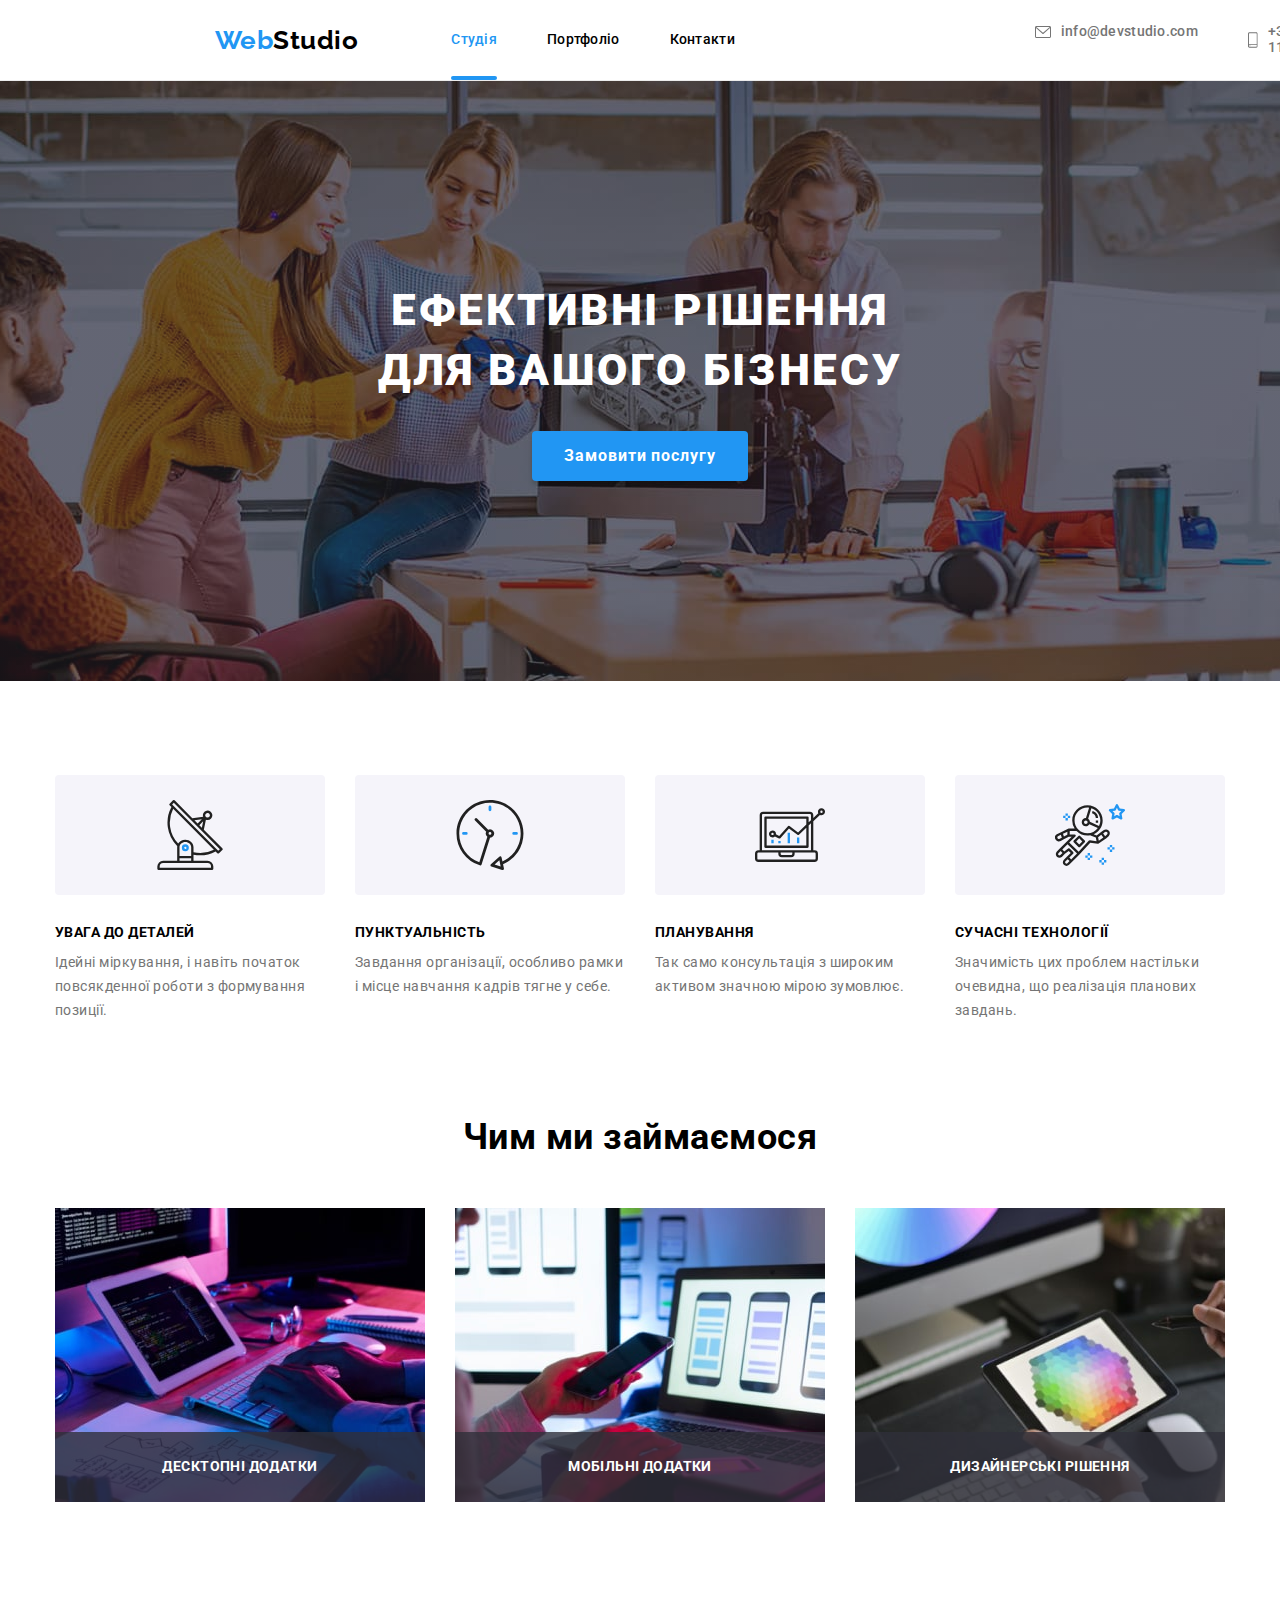
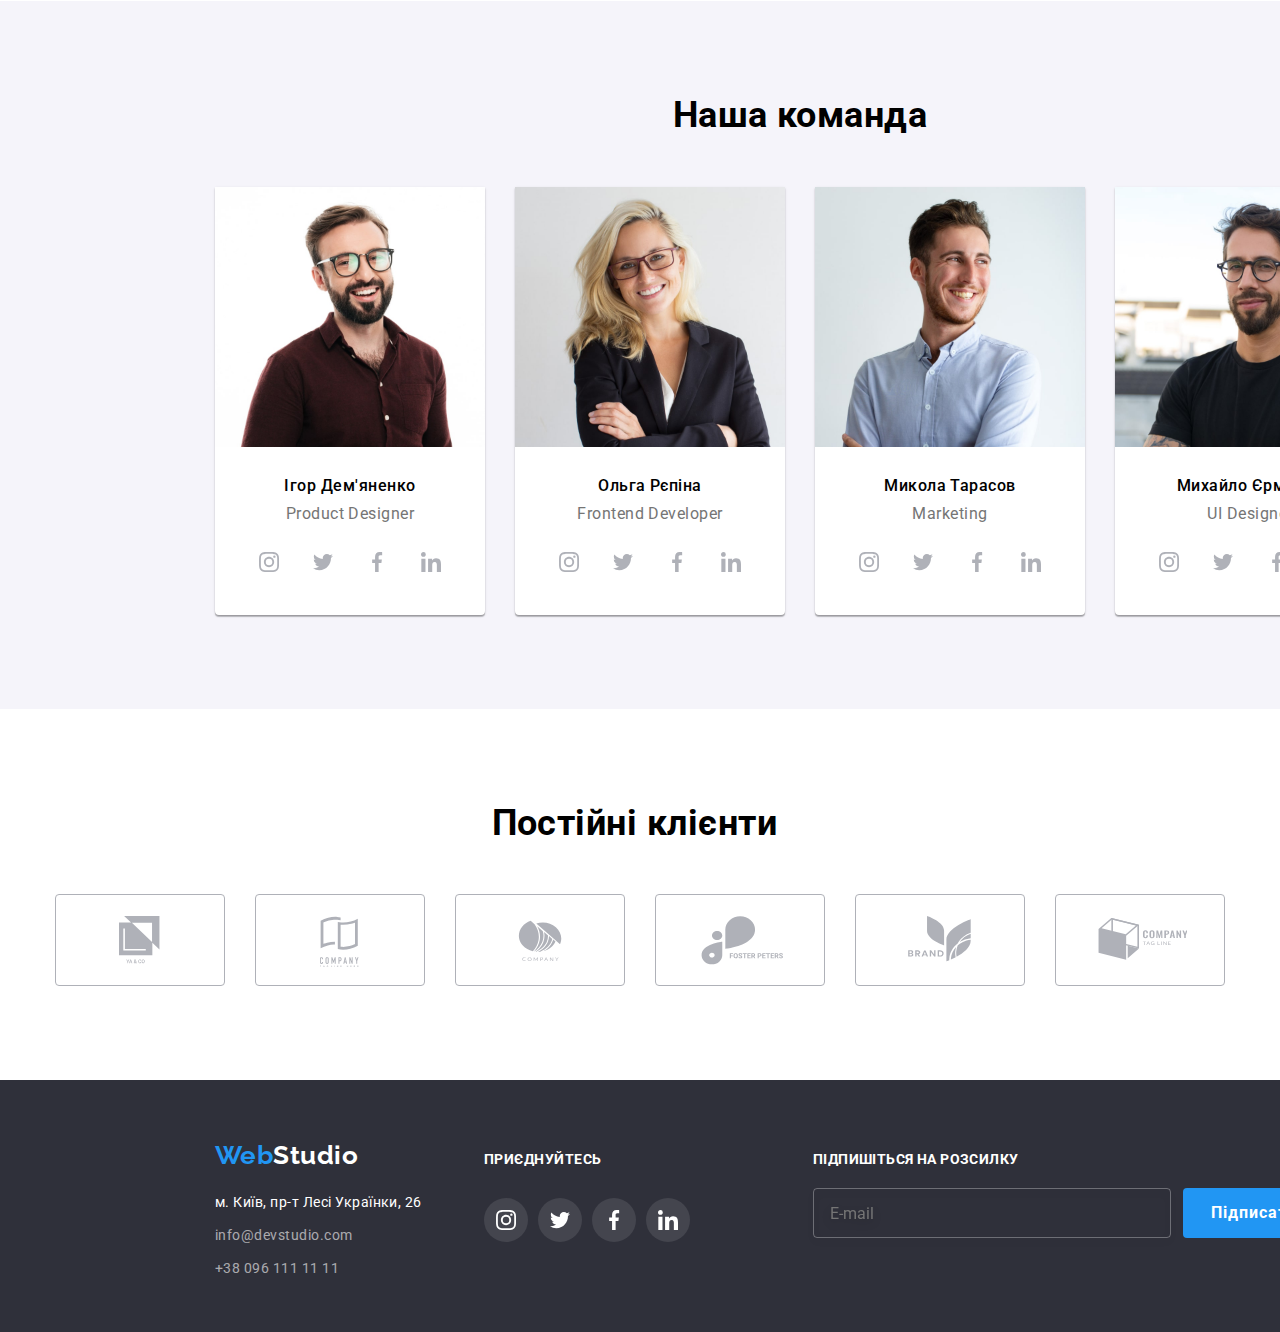
<file: index.html>
<!DOCTYPE html>
<html lang="uk">
<head>
    <meta charset="UTF-8">
    <meta http-equiv="X-UA-Compatible" content="IE=edge">
    <meta name="viewport" content="width=device-width, initial-scale=1.0">
    <title>WebStudio</title>
    <link rel="preconnect" href="https://fonts.googleapis.com">
    <link rel="preconnect" href="https://fonts.gstatic.com" crossorigin>
    <link href="https://fonts.googleapis.com/css2?family=Raleway:wght@700&family=Roboto:wght@400;500;700;900&display=swap" rel="stylesheet">
    <link rel="stylesheet" href="https://cdnjs.cloudflare.com/ajax/libs/modern-normalize/1.1.0/modern-normalize.min.css">
    <link rel="stylesheet" href="./css/styles.css">
</head>
<body>
    <header class="header">
        <div class="container main-nav">
        <a href="./index.html" class="logo-text"><span class="logo">Web</span>Studio</a>
        <nav class="header-nav">
            <ul class="site-nav marker">
                <li class="item"><a href="" class="link current">Студія</a></li>
                <li class="item"><a href="./portfolio.html" class="link">Портфоліо</a></li>
                <li class="item"><a href="" class="link">Контакти</a></li>
            </ul>    
        </nav>
        <ul class="contacts marker">
            <li class="item"><a href="mailto:info@devstudio.com" class="contact-list">
                <svg class="contacts-icon envelope" width="16" height="12">
                    <use href="./img/icons.svg#icon-envelope"></use>
                </svg>
                info@devstudio.com</a>
            </li>
            <li class="item"><a href="tel:+380961111111" class="contact-list">
                <svg class="contacts-icon smartphone" width="10" height="16">
                    <use href="./img/icons.svg#icon-smartphone"></use>
                </svg>+38 096 111 11 11</a></li>
        </ul>
        </div>      
    </header>
    <main>
        <!-- Hero -->
        <section class="hero">
            <div class="container">
            <h1 class="hero-title">Ефективні рішення для вашого бізнесу</h1>
            <button type="button" class="hero-btn" data-modal-open>Замовити послугу</button>
            </div>
        </section>
        
        <!-- Особливості -->
        <div class="container">
            <section class="features-section">
                 
            <h2 hidden>Особливості</h2>
            <ul class="features marker">
                
                <li>
                    <div class="features-svg">
                    <svg width="70" height="70">
                        <use href="./img/icons.svg#icon-antenna"></use>
                    </svg>
                    </div>
                    <h3 class="features-title">УВАГА ДО ДЕТАЛЕЙ</h3>
                    <p class="features-text">Ідейні міркування, і навіть початок повсякденної роботи з формування позиції.</p>
                </li>
                
                
                <li>
                    <div class="features-svg">
                        <svg width="70" height="70">
                            <use href="./img/icons.svg#icon-clock"></use>
                        </svg>
                    </div>
                    <h3 class="features-title">ПУНКТУАЛЬНІСТЬ</h3>
                    <p class="features-text">Завдання організації, особливо рамки і місце навчання кадрів тягне у себе.</p>
                </li>
                
               
                <li>
                    <div class="features-svg">
                        <svg width="70" height="70">
                            <use href="./img/icons.svg#icon-diagram"></use>
                        </svg>
                    </div>
                    <h3 class="features-title">ПЛАНУВАННЯ</h3>
                    <p class="features-text">Так само консультація з широким активом значною мірою зумовлює.</p>
                </li>
                
                
                <li>
                    <div class="features-svg">
                        <svg width="70" height="70">
                            <use href="./img/icons.svg#icon-astronaut"></use>
                        </svg>
                    </div>
                    <h3 class="features-title">СУЧАСНІ ТЕХНОЛОГІЇ</h3>
                    <p class="features-text">Значимість цих проблем настільки очевидна, що реалізація планових завдань.</p>
                </li>
             
            </ul>
            </section>
        </div>
        
        <!-- Чим ми займаємось -->
        <section>
            <div class="container">
            <h2 class="activity-title">Чим ми займаємося</h2>
            <ul class="activity marker">
                <li>
                    <div class="work-thumb">
                        <a href=""><img src="./img/box_1.jpg" alt="людина друкує на клавіатурі" width="370"></a>
                        <p class="work-text">Десктопні додатки</p>
                    </div>
                </li>
                <li>
                    <div class="work-thumb">
                        <a href=""><img src="./img/box_2.jpg" alt="телефон і ноутбук" width="370"></a>
                        <p class="work-text">Мобільні додатки</p>
                    </div>
                </li>
                <li>
                    <div class="work-thumb">
                        <a href=""><img src="./img/box_3.jpg" alt="малювання на планшеті" width="370"></a>
                        <p class="work-text">Дизайнерські рішення</p>
                    </div>
                </li>
            </ul>
            </div>
        </section>
        <!-- Наша команда -->
        <section class="team-section">
            <div class="team-box container">
            <h2 class="team-title">Наша команда</h2>
            <ul class="team marker">
                <li class="team-list">
                    <img src="./img/img_1.jpg" alt="чоловік в окулярах" width="270">
                    <h3 class="team-name">Ігор Дем'яненко</h3>
                    <p class="team-role">Product Designer</p>
                    <ul class="team-soc-list marker">
                        <li class="team-soc-items">
                            <a href="#" class="team-soc-link">
                                <svg class="team-soc-icons" width="20" height="20">
                                    <use href="./img/icons.svg#icon-instagram"></use>
                                </svg>
                            </a>
                        </li>
                        <li class="team-soc-items">
                            <a href="#" class="team-soc-link">
                                <svg class="team-soc-icons" width="20" height="20">
                                    <use href="./img/icons.svg#icon-twitter"></use>
                                </svg>
                            </a>
                        </li>
                        <li class="team-soc-items">
                            <a href="#" class="team-soc-link">
                                <svg class="team-soc-icons" width="20" height="20">
                                    <use href="./img/icons.svg#icon-facebook"></use>
                                </svg>
                            </a>
                        </li>
                        <li class="team-soc-items">
                            <a href="#" class="team-soc-link">
                                <svg class="team-soc-icons" width="20" height="20">
                                    <use href="./img/icons.svg#icon-linkedin"></use>
                                </svg>
                            </a>
                        </li>
                    </ul>
                </li>
                <li class="team-list">
                    <img src="./img/img_2.jpg" alt="жінка в костюмі" width="270">
                    <h3 class="team-name">Ольга Рєпіна</h3>
                    <p class="team-role">Frontend Developer</p>
                    <ul class="team-soc-list marker">
                        <li class="team-soc-items">
                            <a href="#" class="team-soc-link">
                                <svg class="team-soc-icons" width="20" height="20">
                                    <use href="./img/icons.svg#icon-instagram"></use>
                                </svg>
                            </a>
                        </li>
                        <li class="team-soc-items">
                            <a href="#" class="team-soc-link">
                                <svg class="team-soc-icons" width="20" height="20">
                                    <use href="./img/icons.svg#icon-twitter"></use>
                                </svg>
                            </a>
                        </li>
                        <li class="team-soc-items">
                            <a href="#" class="team-soc-link">
                                <svg class="team-soc-icons" width="20" height="20">
                                    <use href="./img/icons.svg#icon-facebook"></use>
                                </svg>
                            </a>
                        </li>
                        <li class="team-soc-items">
                            <a href="#" class="team-soc-link">
                                <svg class="team-soc-icons" width="20" height="20">
                                    <use href="./img/icons.svg#icon-linkedin"></use>
                                </svg>
                            </a>
                        </li>
                    </ul>
                </li>
                <li class="team-list">
                    <img src="./img/img_3.jpg" alt="усміхнений чоловік" width="270">
                    <h3 class="team-name">Микола Тарасов</h3>
                    <p class="team-role">Marketing</p>
                    <ul class="team-soc-list marker">
                        <li class="team-soc-items">
                            <a href="#" class="team-soc-link">
                                <svg class="team-soc-icons" width="20" height="20">
                                    <use href="./img/icons.svg#icon-instagram"></use>
                                </svg>
                            </a>
                        </li>
                        <li class="team-soc-items">
                            <a href="#" class="team-soc-link">
                                <svg class="team-soc-icons" width="20" height="20">
                                    <use href="./img/icons.svg#icon-twitter"></use>
                                </svg>
                            </a>
                        </li>
                        <li class="team-soc-items">
                            <a href="#" class="team-soc-link">
                                <svg class="team-soc-icons" width="20" height="20">
                                    <use href="./img/icons.svg#icon-facebook"></use>
                                </svg>
                            </a>
                        </li>
                        <li class="team-soc-items">
                            <a href="#" class="team-soc-link">
                                <svg class="team-soc-icons" width="20" height="20">
                                    <use href="./img/icons.svg#icon-linkedin"></use>
                                </svg>
                            </a>
                        </li>
                    </ul>
                </li>
                <li class="team-list">
                    <img src="./img/img_4.jpg" alt="чоловік в окулярах" width="270">
                    <h3 class="team-name">Михайло Єрмаков</h3>
                    <p class="team-role">UI Designer</p>
                    <ul class="team-soc-list marker">
                        <li class="team-soc-items">
                            <a href="#" class="team-soc-link">
                                <svg class="team-soc-icons" width="20" height="20">
                                    <use href="./img/icons.svg#icon-instagram"></use>
                                </svg>
                            </a>
                        </li>
                        <li class="team-soc-items">
                            <a href="#" class="team-soc-link">
                                <svg class="team-soc-icons" width="20" height="20">
                                    <use href="./img/icons.svg#icon-twitter"></use>
                                </svg>
                            </a>
                        </li>
                        <li class="team-soc-items">
                            <a href="#" class="team-soc-link">
                                <svg class="team-soc-icons" width="20" height="20">
                                    <use href="./img/icons.svg#icon-facebook"></use>
                                </svg>
                            </a>
                        </li>
                        <li class="team-soc-items">
                            <a href="#" class="team-soc-link">
                                <svg class="team-soc-icons" width="20" height="20">
                                    <use href="./img/icons.svg#icon-linkedin"></use>
                                </svg>
                            </a>
                        </li>
                    </ul>
                </li>
            </ul>   
            </div>
        </section>
        <!-- Постійні клієнти -->
        <section class="client-section">
            <div class="container">
                <h2 class="client-title">Постійні клієнти</h2>
                <ul class="client-list marker">
                    <li class="client-item">
                        <a href="#" class="client-link">
                            <svg class="client-icon" width="42" height="48">
                                <use href="./img/icons.svg#icon-first_logo"></use>
                            </svg>
                        </a>
                    </li>
                    <li class="client-item">
                        <a href="#" class="client-link">
                            <svg class="client-icon" width="40" height="53">
                                <use href="./img/icons.svg#icon-second_logo"></use>
                            </svg>
                        </a>
                    </li>
                    <li class="client-item">
                        <a href="#" class="client-link">
                            <svg class="client-icon" width="44" height="42">
                                <use href="./img/icons.svg#icon-third_logo"></use>
                            </svg>
                        </a>
                    </li>
                    <li class="client-item">
                        <a href="#" class="client-link">
                            <svg class="client-icon" width="89" height="49">
                                <use href="./img/icons.svg#icon-fourth_logo"></use>
                            </svg>
                        </a>
                    </li>
                    <li class="client-item">
                        <a href="#" class="client-link">
                            <svg class="client-icon" width="66" height="48">
                                <use href="./img/icons.svg#icon-fifth_logo"></use>
                            </svg>
                        </a>
                    </li>
                    <li class="client-item">
                        <a href="#" class="client-link">
                            <svg class="client-icon" width="94" height="44">
                                <use href="./img/icons.svg#icon-six_logo"></use>
                            </svg>
                        </a>
                    </li>
                </ul>
            </div>
        </section>
    </main>
   <footer>
    <div class="address container">
        <div class="footer-address-box">
            <address>
                <a href="./index.html" class="logo">Web<span class="logo-footer">Studio</span></a>
                <p class="address-point">м. Київ, пр-т Лесі Українки, 26</p>
                <ul class="marker">
                    <li class="foot-addr-item"><a href="mailto:info@devstudio.com" class="contacts-list">info@devstudio.com</a></li>
                    <li class="foot-addr-item"><a href="tel:+380961111111" class="contacts-list">+38 096 111 11 11</a></li>
                </ul>
            </address>
        </div>

        <div class="footer-soc-box">
            <h3 class="footer-soc-title">Приєднуйтесь</h3>
            <ul class="footer-soc-list marker">
                <li class="footer-soc-items">
                    <a href="#" class="footer-soc-link">
                        <svg class="footer-soc-icons" width="20" height="20">
                            <use href="./img/icons.svg#icon-instagram"></use>
                        </svg>
                    </a>
                </li>
                <li class="footer-soc-items">
                    <a href="#" class="footer-soc-link">
                        <svg class="footer-soc-icons" width="20" height="20">
                            <use href="./img/icons.svg#icon-twitter"></use>
                        </svg>
                    </a>
                </li>
                <li class="footer-soc-items">
                    <a href="#" class="footer-soc-link">
                        <svg class="footer-soc-icons" width="20" height="20">
                            <use href="./img/icons.svg#icon-facebook"></use>
                        </svg>
                    </a>
                </li>
                <li class="footer-soc-items">
                    <a href="#" class="footer-soc-link">
                        <svg class="footer-soc-icons" width="20" height="20">
                            <use href="./img/icons.svg#icon-linkedin"></use>
                        </svg>
                    </a>
                </li>
            </ul>
        </div>
                <form class="form-subscribe" autocomplete="off">
                    <h3 class="label-subscribe">Підпишіться на розсилку</h3>
                    <div class="subcribe-box">
                    <label class="field-subscribe">
                        <input type="email" class="input-subscribe" name="email" placeholder="E-mail" />
                    </label>
                    <button type="submit" class="btn-subscribe">
                        Підписатися
                        <svg width="24" height="24" class="subscribe-icon">
                            <use href="./img/icons.svg#icon-send"></use>
                        </svg>
                    </button></div>
                </form>
    </div>
   </footer>
   <div class="backdrop is-hidden" data-modal>
        <div class="modal">
            <button type="button" class="modal-close" data-modal-close>
                <svg class="modal-close-btn" width="18" height="18"><use href="./img/icons.svg#icon-close-btn"></use></svg>
            </button>
            <p class="modal-heading">Залиште свої дані, ми вам передзвонимо</p>
            <form action="">
            <label for="name" class="modal-label">Ім'я</label>
                <div class="modal-input-group">
                    <input type="text" class="modal-input" name="name" id="name">
                    <svg class="modal-input-icon" width="18" height="18">
                        <use href="./img/icons.svg#icon-person"></use>
                     </svg>
                </div>
            <label for="tel" class="modal-label">Телефон</label>
                <div class="modal-input-group">
                    <input type="tel" class="modal-input" name="tel" id="tel">
                    <svg class="modal-input-icon" width="18" height="18">
                        <use href="./img/icons.svg#icon-phone"></use>
                    </svg>
                 </div>
            <label for="email" class="modal-label">Пошта</label>
                <div class="modal-input-group">
                    <input type="email" class="modal-input" name="email" id="email">
                    <svg class="modal-input-icon" width="18" height="18">
                        <use href="./img/icons.svg#icon-email"></use>
                    </svg>
                </div>
            <div class="modal-input-group">
               <label for="comment" class="modal-label">Коментар</label>
               <textarea name="comment" id="comment" class="modal-text" placeholder="Введіть текст"></textarea>
            </div>

            <input type="checkbox" id="checkbox" name="checkbox" class="modal-checkbox" />
            <label for="checkbox" class="modal-checkbox-label">
                <span class="modal-check-icon">
                    <svg width="16" height="15">
                        <use href="./img/icons.svg#icon-check"></use>
                    </svg></span>Погоджуюся з розсилкою та приймаю
                    <div><a href="index.html" target="_blank" class="modal-link">Умови договору</a></div></label>
            <button type="submit" class="modal-btn">Відправити</button>
            </form>
        </div>
   </div>
   <script src="./js/modal.js"></script>
</body>
</html>
</file>
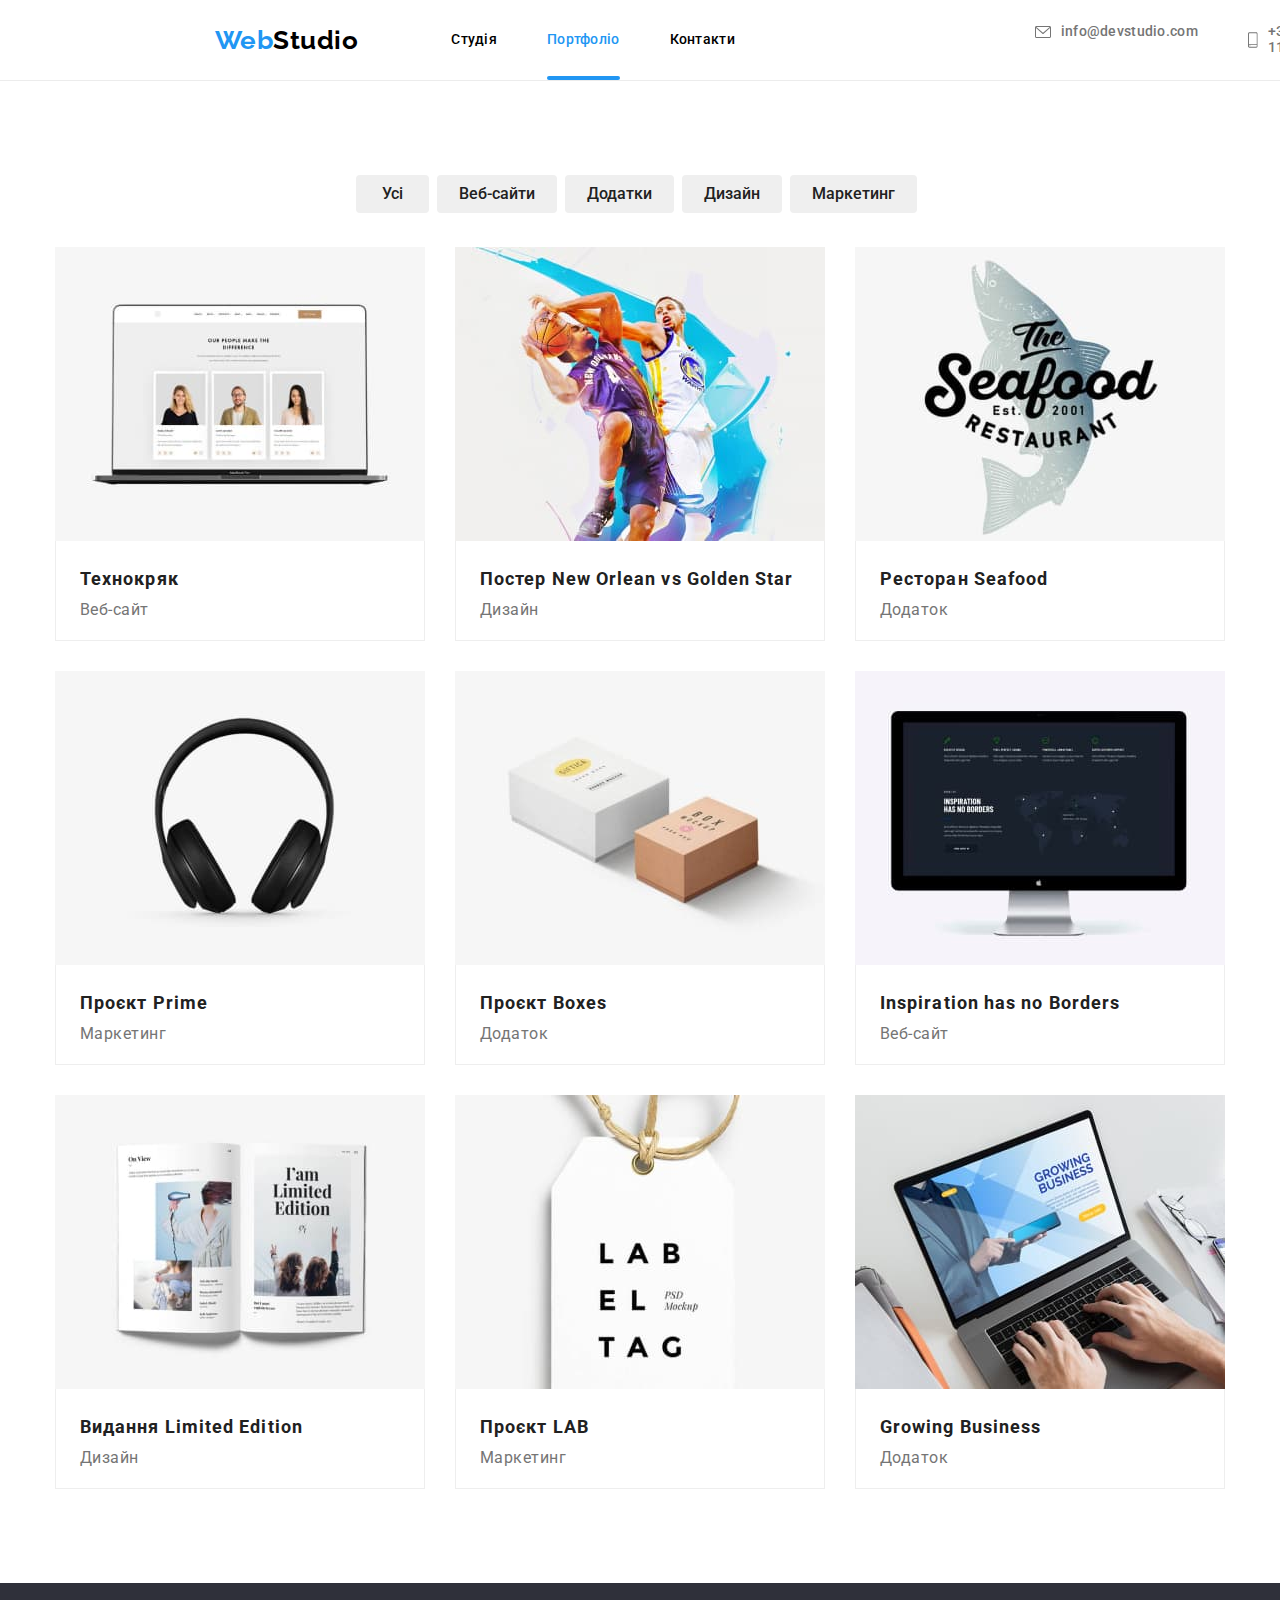
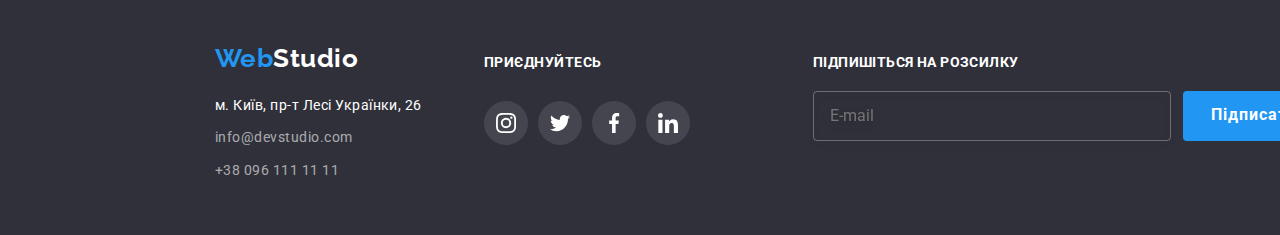
<file: portfolio.html>
<!DOCTYPE html>
<html lang="uk">
<head>
    <meta charset="UTF-8">
    <meta http-equiv="X-UA-Compatible" content="IE=edge">
    <meta name="viewport" content="width=device-width, initial-scale=1.0">
    <title>Portfolio</title>
    <link rel="preconnect" href="https://fonts.googleapis.com">
    <link rel="preconnect" href="https://fonts.gstatic.com" crossorigin>
    <link href="https://fonts.googleapis.com/css2?family=Raleway:wght@700&family=Roboto:wght@400;500;700;900&display=swap" rel="stylesheet">
    <link rel="stylesheet" href="https://cdnjs.cloudflare.com/ajax/libs/modern-normalize/1.1.0/modern-normalize.min.css">
    <link rel="stylesheet" href="./css/styles.css">
</head>
<body>
    <header class="header">
        <div class="container main-nav">
            <a href="./index.html" class="logo-text"><span class="logo">Web</span>Studio</a>
            <nav class="header-nav">
                <ul class="site-nav marker">
                    <li class="item"><a href="./index.html" class="link">Студія</a></li>
                    <li class="item"><a href="" class="link current">Портфоліо</a></li>
                    <li class="item"><a href="" class="link">Контакти</a></li>
                </ul>    
            </nav>
            <ul class="contacts marker">
                <li class="item"><a href="mailto:info@devstudio.com" class="contact-list">
                <svg class="contacts-icon envelope" width="16" height="12">
                    <use href="./img/icons.svg#icon-envelope"></use>
                </svg>info@devstudio.com</a></li>
                <li class="item"><a href="tel:+380961111111" class="contact-list">
                    <svg class="contacts-icon smartphone" width="10" height="16">
                        <use href="./img/icons.svg#icon-smartphone"></use>
                    </svg>+38 096 111 11 11</a></li>
            </ul>
            </div>          
    </header>
  <main>
    <section class="portfolio-section">
        <div class="portfolio container">
            <h1 class="projects">Наші роботи</h1>
            <ul class="project-btn marker">
                <li><button type="button" class="project-filter-btn">Усі</button></li>
                <li><button type="button" class="project-filter-btn">Веб-сайти</button></li>
                <li><button type="button" class="project-filter-btn">Додатки</button></li>
                <li><button type="button" class="project-filter-btn">Дизайн</button></li>
                <li><button type="button" class="project-filter-btn">Маркетинг</button></li>
            </ul>
            <ul class="project-box marker">
                <li class="portfolio-list">
                    <div class="portfolio-thumb">
                    <a href=""><img src="./img/img_portfolio_1.jpg" alt="макет сайту на ноутбуці" width="370"></a>
                    <p class="portfolio-cover-text">Ресурс пропонує комплексні пропозиції з різним рівнем функціоналу та сервісів. Все це дозволить відвідувачу отримати
                    вичерпні відомості про компанію чи приватну особу.</p>
                    </div>
                    <div class="pr-box">
                        <h2 class="project-title">Технокряк</h2>
                        <p class="project-dsc">Веб-сайт</p>
                    </div>
                </li>
                <li class="portfolio-list"> 
                    <div class="portfolio-thumb">
                    <a href=""><img src="./img/img_portfolio_2.jpg" alt="два баскетболіста з м'ячем" width="370"></a>
                    <p class="portfolio-cover-text">Ресурс пропонує комплексні пропозиції з різним рівнем функціоналу та сервісів. Все це дозволить відвідувачу отримати
                    вичерпні відомості про компанію чи приватну особу.</p>
                    </div>
                    <div class="pr-box">
                        <h2 class="project-title">Постер New Orlean vs Golden Star</h2>
                        <p class="project-dsc">Дизайн</p>
                    </div>
    
                </li>
                <li class="portfolio-list">
                    <div class="portfolio-thumb">
                    <a href=""><img src="./img/img_portfolio_3.jpg" alt="логотип ресторану Seafood" width="370"></a>
                    <p class="portfolio-cover-text">Ресурс пропонує комплексні пропозиції з різним рівнем функціоналу та сервісів. Все це дозволить відвідувачу отримати
                    вичерпні відомості про компанію чи приватну особу.</p>
                    </div>
                    <div class="pr-box">
                        <h2 class="project-title">Ресторан Seafood</h2>
                        <p class="project-dsc">Додаток</p>
                    </div>
                </li>
                <li class="portfolio-list">
                    <div class="portfolio-thumb">
                    <a href=""><img src="./img/img_portfolio_4.jpg" alt="навушники" width="370"></a>
                    <p class="portfolio-cover-text">Ресурс пропонує комплексні пропозиції з різним рівнем функціоналу та сервісів. Все це дозволить відвідувачу отримати
                    вичерпні відомості про компанію чи приватну особу.</p>
                    </div>
                    <div class="pr-box">
                        <h2 class="project-title">Проєкт Prime</h2>
                        <p class="project-dsc">Маркетинг</p>
                    </div>
                </li>
                <li class="portfolio-list">
                    <div class="portfolio-thumb">
                    <a href=""><img src="./img/img_portfolio_5.jpg" alt="дві коробки біла і коричнева" width="370"></a>
                    <p class="portfolio-cover-text">Ресурс пропонує комплексні пропозиції з різним рівнем функціоналу та сервісів. Все це дозволить відвідувачу отримати
                    вичерпні відомості про компанію чи приватну особу.</p>
                    </div>
                    <div class="pr-box">
                        <h2 class="project-title">Проєкт Boxes</h2>
                        <p class="project-dsc">Додаток</p>
                    </div>
                </li>
                <li class="portfolio-list">
                    <div class="portfolio-thumb">
                    <a href=""><img src="./img/img_portfolio_6.jpg" alt="apple iMac" width="370"></a>
                    <p class="portfolio-cover-text">Ресурс пропонує комплексні пропозиції з різним рівнем функціоналу та сервісів. Все це дозволить відвідувачу отримати
                    вичерпні відомості про компанію чи приватну особу.</p>
                    </div>
                    <div class="pr-box">
                        <h2 class="project-title">Inspiration has no Borders</h2>
                        <p class="project-dsc">Веб-сайт</p>
                    </div>
                </li>
                <li class="portfolio-list">
                    <div class="portfolio-thumb">
                    <a href=""><img src="./img/img_portfolio_7.jpg" alt="розворот журналу" width="370"></a>
                    <p class="portfolio-cover-text">Ресурс пропонує комплексні пропозиції з різним рівнем функціоналу та сервісів. Все це дозволить відвідувачу отримати
                    вичерпні відомості про компанію чи приватну особу.</p>
                    </div>
                    <div class="pr-box">
                        <h2 class="project-title">Видання Limited Edition</h2>
                        <p class="project-dsc">Дизайн</p>
                    </div>
                </li>
                <li class="portfolio-list">
                    <div class="portfolio-thumb">
                    <a href=""><img src="./img/img_portfolio_8.jpg" alt="бірка на шнурку з логотипом" width="370"></a>
                    <p class="portfolio-cover-text">Ресурс пропонує комплексні пропозиції з різним рівнем функціоналу та сервісів. Все це дозволить відвідувачу отримати
                    вичерпні відомості про компанію чи приватну особу.</p>
                    </div>
                    <div class="pr-box">
                        <h2 class="project-title">Проєкт LAB</h2>
                        <p class="project-dsc">Маркетинг</p>
                    </div>
                </li>
                <li class="portfolio-list">
                    <div class="portfolio-thumb">
                    <a href=""><img src="./img/img_portfolio_9.jpg" alt="мужчина працює на леп топ" width="370"></a>
                    <p class="portfolio-cover-text">Ресурс пропонує комплексні пропозиції з різним рівнем функціоналу та сервісів. Все це дозволить відвідувачу отримати
                    вичерпні відомості про компанію чи приватну особу.</p>
                    </div>
                    <div class="pr-box">
                        <h2 class="project-title">Growing Business</h2>
                        <p class="project-dsc">Додаток</p>
                    </div>
                </li>
            </ul>
        </div>
    </section>
   </main>
  <footer class="footer">
    <div class="address container">
        <div class="footer-address-box">
            <address>
                <a href="./index.html" class="logo">Web<span class="logo-footer">Studio</span></a>
                <p class="address-point">м. Київ, пр-т Лесі Українки, 26</p>
                <ul class="marker">
                    <li class="foot-addr-item"><a href="mailto:info@devstudio.com"
                            class="contacts-list">info@devstudio.com</a></li>
                    <li class="foot-addr-item"><a href="tel:+380961111111" class="contacts-list">+38 096 111 11 11</a></li>
                </ul>
            </address>
        </div>
    
        <div class="footer-soc-box">
            <h3 class="footer-soc-title">Приєднуйтесь</h3>
            <ul class="footer-soc-list marker">
                <li class="footer-soc-items">
                    <a href="#" class="footer-soc-link">
                        <svg class="footer-soc-icons" width="20" height="20">
                            <use href="./img/icons.svg#icon-instagram"></use>
                        </svg>
                    </a>
                </li>
                <li class="footer-soc-items">
                    <a href="#" class="footer-soc-link">
                        <svg class="footer-soc-icons" width="20" height="20">
                            <use href="./img/icons.svg#icon-twitter"></use>
                        </svg>
                    </a>
                </li>
                <li class="footer-soc-items">
                    <a href="#" class="footer-soc-link">
                        <svg class="footer-soc-icons" width="20" height="20">
                            <use href="./img/icons.svg#icon-facebook"></use>
                        </svg>
                    </a>
                </li>
                <li class="footer-soc-items">
                    <a href="#" class="footer-soc-link">
                        <svg class="footer-soc-icons" width="20" height="20">
                            <use href="./img/icons.svg#icon-linkedin"></use>
                        </svg>
                    </a>
                </li>
            </ul>
        </div>
        <form class="form-subscribe" autocomplete="off">
            <h3 class="label-subscribe">Підпишіться на розсилку</h3>
            <div class="subcribe-box">
                <label class="field-subscribe">
                    <input type="email" class="input-subscribe" name="email" placeholder="E-mail" />
                </label>
                <button type="submit" class="btn-subscribe">
                    Підписатися
                    <svg width="24" height="24" class="subscribe-icon">
                        <use href="./img/icons.svg#icon-send"></use>
                    </svg>
                </button>
            </div>
        </form>
    </div>
   </footer>
</html>
</file>
<file: css/styles.css>
:root {
  --header-color: #000000;
  --text-color: #757575;
  --main-color: #ffffff;
  --logo-color: #2196f3;
  --portfolio-main: #212121;
  --background-color: #2f303a;
  --header-bgc: #ececec;
  --focus-btn-color: #188ce8;
  --timing-function: cubic-bezier(0.4, 0, 0.2, 1);
  --duration: 250ms;
}
body {
  font-family: Roboto, sans-serif;
  letter-spacing: 0.03em;
  background: var(--main-color);

  
}
img {
  display: block;
}

.marker {
  list-style: none;
  padding: 0;
  margin: 0;
}
.container {
  width: 1200px;
  padding-left: 15px;
  padding-right: 15px;

  margin-left: auto;
  margin-right: auto;
 
}

h1,
h2,
h3,
h4,
h5,
h6,
p,
ul {
  margin-top: 0;
  margin-bottom: 0;
}

/* Хедер */
.header {
    width: 1600px;
    margin-right: auto;
    margin-left: auto;
    border-bottom: 1px solid var(--header-bgc);
}

.main-nav {
    display: flex;
    align-items: center;
}

.site-nav .link {
  display: block;
  padding-top: 32px;
  padding-bottom: 32px;
  font-weight: 500;
  font-size: 14px;
  line-height: 1.14;
  letter-spacing: 0.02em;

  color: var(--header-color);
  text-decoration: none;
  cursor: pointer;
  transition: var(--duration) var(--timing-function);
}

.link:hover,
.link:focus {
  color: var(--logo-color);
}
.link.current {
  color: var(--logo-color);
}

.item {
  position: relative;
}
.current::after {
  content: '';
  position: absolute;  
  left: 0;
  bottom: 0;
  
  width: 100%;
  height: 4px;

  background-color: var(--logo-color);
  border-radius: 2px;

}
.header-nav {
    margin-left: 93px;
}
.site-nav {
  display: flex;
}
.site-nav .item {
  margin-right: 50px;
}
.site-nav .item:last-child {
  margin-right: 0;
}
.contacts {
  display: flex;
  margin-left: 300px;
}
.contacts .item + .item {
  margin-left: 50px;
}
.contact-list {
  display: flex;
  align-items: center;

  transition: var(--duration) var(--timing-function);
}
.contacts-icon {
  margin-right: 10px;
  fill: currentColor;
}

/* Логотип */

.logo-text {
  font-family: 'Raleway';
  font-weight: 700;
  font-size: 26px;
  line-height: 1.19;
  color: var(--header-color);
  text-decoration: none;
}
.logo {
  font-family: 'Raleway';
  font-weight: 700;
  font-size: 26px;
  line-height: 1.19;
  color: var(--logo-color);
  text-decoration: none;
  font-style: normal;
}

/*  Контакти */
.contact-list {
  font-weight: 500;
  font-size: 14px;
  line-height: 1.14;
  letter-spacing: 0.02em;
  color: var(--text-color);
  text-decoration: none;
}
.contact-list:hover,
.contact-list:focus {
  color: var(--logo-color);
}



/* Hero */
.hero {
  height: 600px;
  max-width: 1600px;
  margin-left: auto;
  margin-right: auto;
  padding-bottom: 200px;
  background-color: #C4C4C4;
  background-image: linear-gradient(rgba(47, 48, 58, 0.4), rgba(47, 48, 58, 0.4)), url(../img/hero_bg.jpg);
  background-repeat: no-repeat;
  background-size: cover;
  background-position: center;
  
}
.hero-title {
  color: var(--main-color);
  font-weight: 900;
  font-size: 44px;
  line-height: 1.36;
  letter-spacing: 0.06em;
  text-transform: uppercase;

  padding-top: 200px;
  margin-bottom: 30px;
  text-align: center;

  width: 608px;
  margin-left: auto;
  margin-right: auto;
}
.hero-btn {
  padding: 10px 24px;
  
  color: var(--main-color);
  background-color: var(--logo-color);
  border: 0;

  font-weight: 700;
  font-size: 16px;
  line-height: 1.87;
  letter-spacing: 0.06em;

  cursor: pointer;
  font-family: inherit;
  box-shadow: 0px 4px 4px rgba(0, 0, 0, 0.15);
  border-radius: 4px;

  width: 216px;
  margin-left: 477px;

  transition: var(--duration) var(--timing-function);
}
.hero-btn:hover,
.hero-btn:focus {
 cursor: pointer;
 background-color: var(--focus-btn-color); 
}


/* Особливості */
.features-title {
  color: var(--header-color);
  font-weight: 700;
  font-size: 14px;
  line-height: 1.14;
  text-transform: uppercase;
  margin-bottom: 10px;
}
.features-text {
  color: var(--text-color);
  font-weight: 400;
  font-size: 14px;
  line-height: 1.71;
  width: 270px;
}
.features-section {
  padding-top: 94px;
  padding-bottom: 94px;
}

.features {
  display: flex;
  flex-wrap: wrap;
  gap: 30px;
   
}
.features-svg {
  background-color: #F5F4FA;
  width: 270px;
  height: 120px;
  border-radius: 4px;
  margin-bottom: 30px;
  display: flex;
  align-items: center;
  justify-content: center;
}

/* Чим ми займаємося */
.activity {
  color: var(--header-color);
  margin-top: 0;
  display: flex;
  flex-wrap: wrap;
  gap: 30px;

  
}
.activity-title {
  text-align: center;
  margin-bottom: 50px;
  font-weight: 700;
  font-size: 36px;
  line-height: 1.16;
}

.work-thumb {
  display: inline-flex;
  position: relative;
}
.work-text {
  position: absolute;
  left: 0;
  bottom: 0;

  display: flex;
  justify-content: center;
  align-items: center;

  width: 100%;
  min-height: 70px;
  background-color: rgba(47, 48, 58, 0.8);

  font-weight: 700;
  font-size: 14px;
  line-height: 1.14;
  letter-spacing: 0.03em;
  text-transform: uppercase;

  color: var(--main-color);
}

/* Наша команда */
.team {
  text-align: center;  
  display: flex;
  flex-wrap: wrap;
  gap: 30px;
  width: 1170px;
  margin-left: 200px;

 
}
.team-section {
  padding-top: 94px;
}
.team-box {
  background-color: #f5f4fa;
  width: 1600px;
  padding-top: 94px;
  padding-bottom: 94px;
}
.team-title {
  color: var(--header-color);
  font-weight: 700;
  font-size: 36px;
  line-height: 1.16;
  text-align: center;
  
  margin-bottom: 50px;
}
.team-name {
  color: var(--header-color);
  font-weight: 500;
  font-size: 16px;
  line-height: 1.18;
  margin-top: 30px;
}
.team-role {
  color: var(--text-color);
  font-weight: 400;
  font-size: 16px;
  line-height: 1.18;
  margin-top: 10px;
}
.team-list {
  width: 270px;
  height: 428px;
  background: var(--main-color);
  box-shadow: 0px 1px 3px rgba(0, 0, 0, 0.12), 0px 1px 1px rgba(0, 0, 0, 0.14),
  0px 2px 1px rgba(0, 0, 0, 0.2);
  border-radius: 0px 0px 4px 4px;
}
.team-soc-list {
  display: flex;
  justify-content: center;
  align-items: center;
  margin-top: 16px;
}

.team-soc-items {
  width: 44px;
  height: 44px;
}

.team-soc-items:not(:last-child) {
  margin-right: 10px;
}
.team-soc-link {
  display: flex;
  justify-content: center;
  align-items: center;
  
  width: 100%;
  height: 100%;
  
  fill: #AFB1B8;
  border-radius: 50%;
  transition: var(--duration) var(--timing-function);
}

.team-soc-link:hover {
  background-color: var(--logo-color);
  fill: var(--main-color);
}

/* Постійні клієнти */
.client-section {
  padding-bottom: 94px;
  padding-top: 94px;
}

.client-title {
  width: 297px;
  margin-right: auto;
  margin-left: auto;
  margin-bottom: 50px;
  
  font-weight: 700;
  font-size: 36px;
  line-height: 1.16;
}

.client-list {
  display: flex;
  justify-content: center;
  align-items: center;
}

.client-item {
  width: 170px;
  height: 92px;

  border: 1px solid #afb1b8;
  border-radius: 4px;

 
}

.client-item:not(:last-child) {
  margin-right: 30px;
}

.client-link {
  display: flex;
  justify-content: center;
  align-items: center;

  width: 100%;
  height: 100%;

  
}

.client-icon {
  fill: #afb1b8;
  transition: var(--duration) var(--timing-function);
}

.client-item:focus,
.client-item:hover .client-icon {
  fill: var(--logo-color);
 
}

.client-item:focus,
.client-item:hover {
  border-color: var(--logo-color);
}




/* Футер */
.logo-footer {
  font-family: 'Raleway';
  font-size: 26px;
  line-height: 1.19;
  color: var(--main-color);
}

.address {
  padding: 60px 215px;

  background-color: var(--background-color);

  height: 252px;
  width: 1600px;


  display: flex;
  align-items: baseline;
}
.address-point {
  color: var(--main-color);
  font-weight: 400;
  font-size: 14px;
  line-height: 1.71;
  font-style: normal;
  margin-top: 20px;
}
.contacts-list {
  text-decoration: none;
  font-weight: 400;
  font-size: 14px;
  line-height: 1.71;

  color: rgba(255, 255, 255, 0.6);
  font-style: normal;
  margin-top: 9px;
}
.contacts-list:hover,
.contacts-list:focus {
  color: var(--logo-color);
}
.foot-addr-item {
  margin-top: 9px;
}
.footer-main-container {
  display: flex;
  align-items: baseline;
}

.address-container {
  margin-right: 70px;
}
.footer-soc-box {
  margin-left: 62px;

}
.footer-soc-title {
  margin-bottom: 30px;
  font-weight: 700;
  font-size: 14px;
  line-height: 1.14;
  
  text-transform: uppercase;

  color: var(--main-color);
}
.footer-soc-list {
  display: flex;
}

.footer-soc-items {
  width: 44px;
  height: 44px;

}

.footer-soc-items:not(:last-child) {
  margin-right: 10px;
}

.footer-soc-link {
  display: flex;
  justify-content: center;
  align-items: center;

  width: 100%;
  height: 100%;


  background-color: rgba(255, 255, 255, 0.1);
  border-radius: 50%;
  transition: var(--duration) var(--timing-function);
}

.footer-soc-link:hover,
.footer-soc-link:focus {
  background-color: var(--logo-color);
 
}

.footer-soc-icons {
  fill: var(--main-color);
}

/* -----Форма розсилки----- */
.label-subscribe {
  font-weight: 700;
  font-size: 14px;
  line-height: 1.14;
  letter-spacing: 0.03em;
  text-transform: uppercase;

  color: var(--main-color);

  margin-bottom: 20px;
}
.input-subscribe {
  width: 358px;
  height: 50px;

  padding-left: 16px;

  border: 1px solid rgba(255, 255, 255, 0.3);
  border-radius: 4px;

  background-color: transparent;
  filter: drop-shadow(0px 4px 4px rgba(0, 0, 0, 0.15));
   
  transition: border var(--duration) var(--timing-function);

}
.form-subscribe {
  margin-left: 123px;
  margin-right: 0;

  min-width: 570px;

}
.btn-subscribe {
  display: flex;
  align-items: center;

  width: 200px;
  height: 50px;
  margin-left: 12px;
  padding-left: 28px;

  font-family: inherit;
  font-weight: 700;
  font-size: 16px;
  line-height: 1.88;
  letter-spacing: 0.06em;

  color: var(--main-color);
  background-color: var(--logo-color);

  border: 0;
  border-radius: 4px;

  cursor: pointer;
  
  transition: background-color var(--duration) var(--timing-function);
}
.btn-subscribe:hover,
.btn-subscribe:focus {
  background-color: var(--focus-btn-color);
}
.subscribe-icon {
  fill: currentColor;
  margin-left: 10px;
}
.subcribe-box {
  display: flex;
  align-items: center;

  
}



/* Модальне вікно */
.backdrop {
  position: fixed;
  top: 0;
  width: 100%;
  height: 100%;

  background-color: rgba(0, 0, 0, 0.1);
  transition: opacity 300ms linear, visibility 300ms linear;
}
.modal {
  padding: 40px;
  position: absolute;
  top: 50%;
  left: 50%;
  transform: translate(-50%, -50%) scale(1);
  
  width: 528px;
  min-height: 581px;
  background-color: var(--main-color);
  border-radius: 4px;

  transition: transform 300ms linear;
}
.backdrop .is-hidden .modal {
  transform: translate(-50%, -50%) scale(0);
}
.modal-close {
  position: absolute; 
  top: 8px;
  right: 8px;

  display: flex;
  align-items: center;
  justify-content: center;

  width: 30px;
  height: 30px;
  background-color: transparent;
  border: 1px solid rgba(0, 0, 0, 0.1);
  border-radius: 50%;
}
.is-hidden {
  opacity: 0;
  visibility: hidden;
  pointer-events: none;
}
.modal-heading {
  font-weight: 700;
  font-size: 20px;
  line-height: 1.15;
  text-align: center;

  letter-spacing: 0.03em;
  color: var(--portfolio-main);
  margin-bottom: 12px;
}
.modal-input {
  font-style: normal;
  font-weight: 400;
  font-size: 12px;
  line-height: 1.16;
  letter-spacing: 0.01em;

  width: 100%;
  height: 40px;
    
  border: 1px solid rgba(33, 33, 33, 0.2);

  border-radius: 4px;
  margin-bottom: 10px;
  padding-left: 42px;

  transition: var(--duration) var(--timing-function);
}
.modal-input:hover,
.modal-input:focus {
  border: 1px solid var(--logo-color);
  /* cursor: pointer;
  */
}
.modal-input:hover + .modal-input-icon {
  fill: var(--logo-color);
}
.modal-input:focus+.modal-input-icon {
  fill: var(--logo-color);
}

.modal-label {
  display: inline-block;
  font-style: normal;
  font-weight: 400;
  font-size: 12px;
  line-height: 1.16;
  letter-spacing: 0.01em;

  color: var(--text-color);
  margin-bottom: 4px;
}
.modal-text {
  font-style: normal;
  font-weight: 400;
  font-size: 12px;
  line-height: 1.16;
  letter-spacing: 0.01em;

  resize: none;
  display: inline-block;

  width: 100%;
  height: 120px;
  color: var(--portfolio-main);
  border: 1px solid rgba(33, 33, 33, 0.2);
  
  border-radius: 4px;
  padding: 12px 16px;
  margin-bottom: 20px;
}
.modal-text::placeholder {
  font-style: normal;
  font-weight: 400;
  font-size: 12px;
  line-height: 1.16;
  letter-spacing: 0.01em;

  color: rgba(117, 117, 117, 0.5);
}
.modal-text:hover,
.modal-text:focus {
  border: 1px solid var(--logo-color);
}
.modal-input-icon {
  position: absolute;
  left: 12px;
  top: 11px;
  bottom: 11px;
  
  /* top: 50%;
  left: 12px;

  transform: translateY(-75%); */
}
.modal-input-group {
  position: relative;
}
.modal-checkbox {
  position: absolute;
  -webkit-appearance: none;
  -moz-appearance: none;
  appearance: none;
}
.modal-check-icon {
  display: inline-block;
  width: 16px;
  height: 15px;

  border: 2px solid #212121;
  border-radius: 4px;
  fill: none;
  margin-right: 8.38px;
  margin-left: 14px;
}
.modal-checkbox-label {
  display: flex;
  align-items: center;

  font-style: normal;
  font-weight: 400;
  font-size: 14px;
  line-height: 1.71;
    
  letter-spacing: 0.03em;
  color: var(--text-color);     
 
}

.modal-checkbox:checked + .modal-checkbox-label>span {
  border: none;
  background-color: var(--logo-color);
  background-size: contain;
}

.modal-checkbox:checked + .modal-checkbox-label>span svg {
  fill: var(--main-color);
  transition: var(--duration) var(--timing-function);
}

.modal-link {
  font-style: normal;
  font-weight: 400;
  font-size: 14px;
  line-height: 1.71;
  
  letter-spacing: 0.03em;
  text-decoration-line: none;

  color:  var(--logo-color);
  margin-left: 6px;
  border-bottom: 1px solid;
}

.modal-btn {
  font-weight: 700;
  font-size: 16px;
  line-height: 1.87;
  letter-spacing: 0.06em;
  font-family: inherit;
  width: 200px;
  height: 50px;

  color: var(--main-color);
  background-color: var(--logo-color);
    
  border: 0;
  box-shadow: 0px 4px 4px rgba(0, 0, 0, 0.15);
  border-radius: 4px;

  margin-top: 30px;
  margin-left: 124px;
  cursor: pointer;
  transition: background-color var(--duration) var(--timing-function);
}
/*  Портфоліо */

.projects {
  position: absolute;
  width: 1px;
  height: 1px;
  margin: -1px;
  border: 0;
  padding: 0;

  white-space: nowrap;
  clip-path: inset(100%);
  clip: rect(0 0 0 0);
  overflow: hidden;
}
.project-btn {
  display: flex;
  justify-content: center;
}
.project-filter-btn {
  color: var(--portfolio-main);
  border: 0;
  cursor: pointer;
  font-weight: 500;
  font-size: 16px;
  line-height: 1.62;
  font-family: inherit;
  
  min-width: 73px;
  height: 38px;
  border-radius: 4px;
  margin-right: 8px;
  padding: 6px 22px;
  
  transition: var(--duration) var(--timing-function);
}
.project-filter-btn:hover,
.project-filter-btn:focus {
  color: var(--main-color);
  background-color: var(--logo-color);
 
  box-shadow: 0px 3px 1px rgba(0, 0, 0, 0.1), 0px 1px 2px rgba(0, 0, 0, 0.08), 0px 2px 2px rgba(0, 0, 0, 0.12);
}

.portfolio-section {
  padding-top: 94px;
  padding-bottom: 94px;
}
.project-box {
  display: flex;
  flex-wrap: wrap;
  justify-content: space-around;
  gap: 30px;

  margin-top: 34px;
  
}

.project-title {
  color: var(--portfolio-main);
  font-weight: 700;
  font-size: 18px;
  line-height: 2;
  letter-spacing: 0.06em;
 
  padding-top: 20px;
  padding-left: 24px;
  margin-bottom: 4px;
}
.project-dsc {
  color: var(--text-color);
  font-weight: 400;
  font-size: 16px;
  line-height: 1.18;
  
  margin-bottom: 20px;
  margin-left: 24px;
}
.pr-box {
  border-left: 1px solid #eeeeee;
  border-right: 1px solid #eeeeee;
  border-bottom: 1px solid #eeeeee;
  width: 370px;

}
.portfolio-list:hover {
  box-shadow: 0px 1px 1px rgba(0, 0, 0, 0.12), 0px 4px 4px rgba(0, 0, 0, 0.06), 1px 4px 6px rgba(0, 0, 0, 0.16);
}
.portfolio-list:hover .portfolio-cover-text {
  transform: translateY(0);
}
.portfolio-list {
  transition: var(--duration) var(--timing-function);
}
.portfolio-thumb {
    position: relative;
    overflow: hidden;
}
.portfolio-cover-text {
  position: absolute;
  top: 0;

  font-weight: 400;
  font-size: 18px;
  line-height: 1.56;
  letter-spacing: 0.03em;
  padding: 63px 24px;

  color: #FFFFFF;
  background-color: rgba(33, 150, 243, 0.9);
  
  transform: translateY(100%);
  transition: var(--duration) var(--timing-function);

}
</file>
